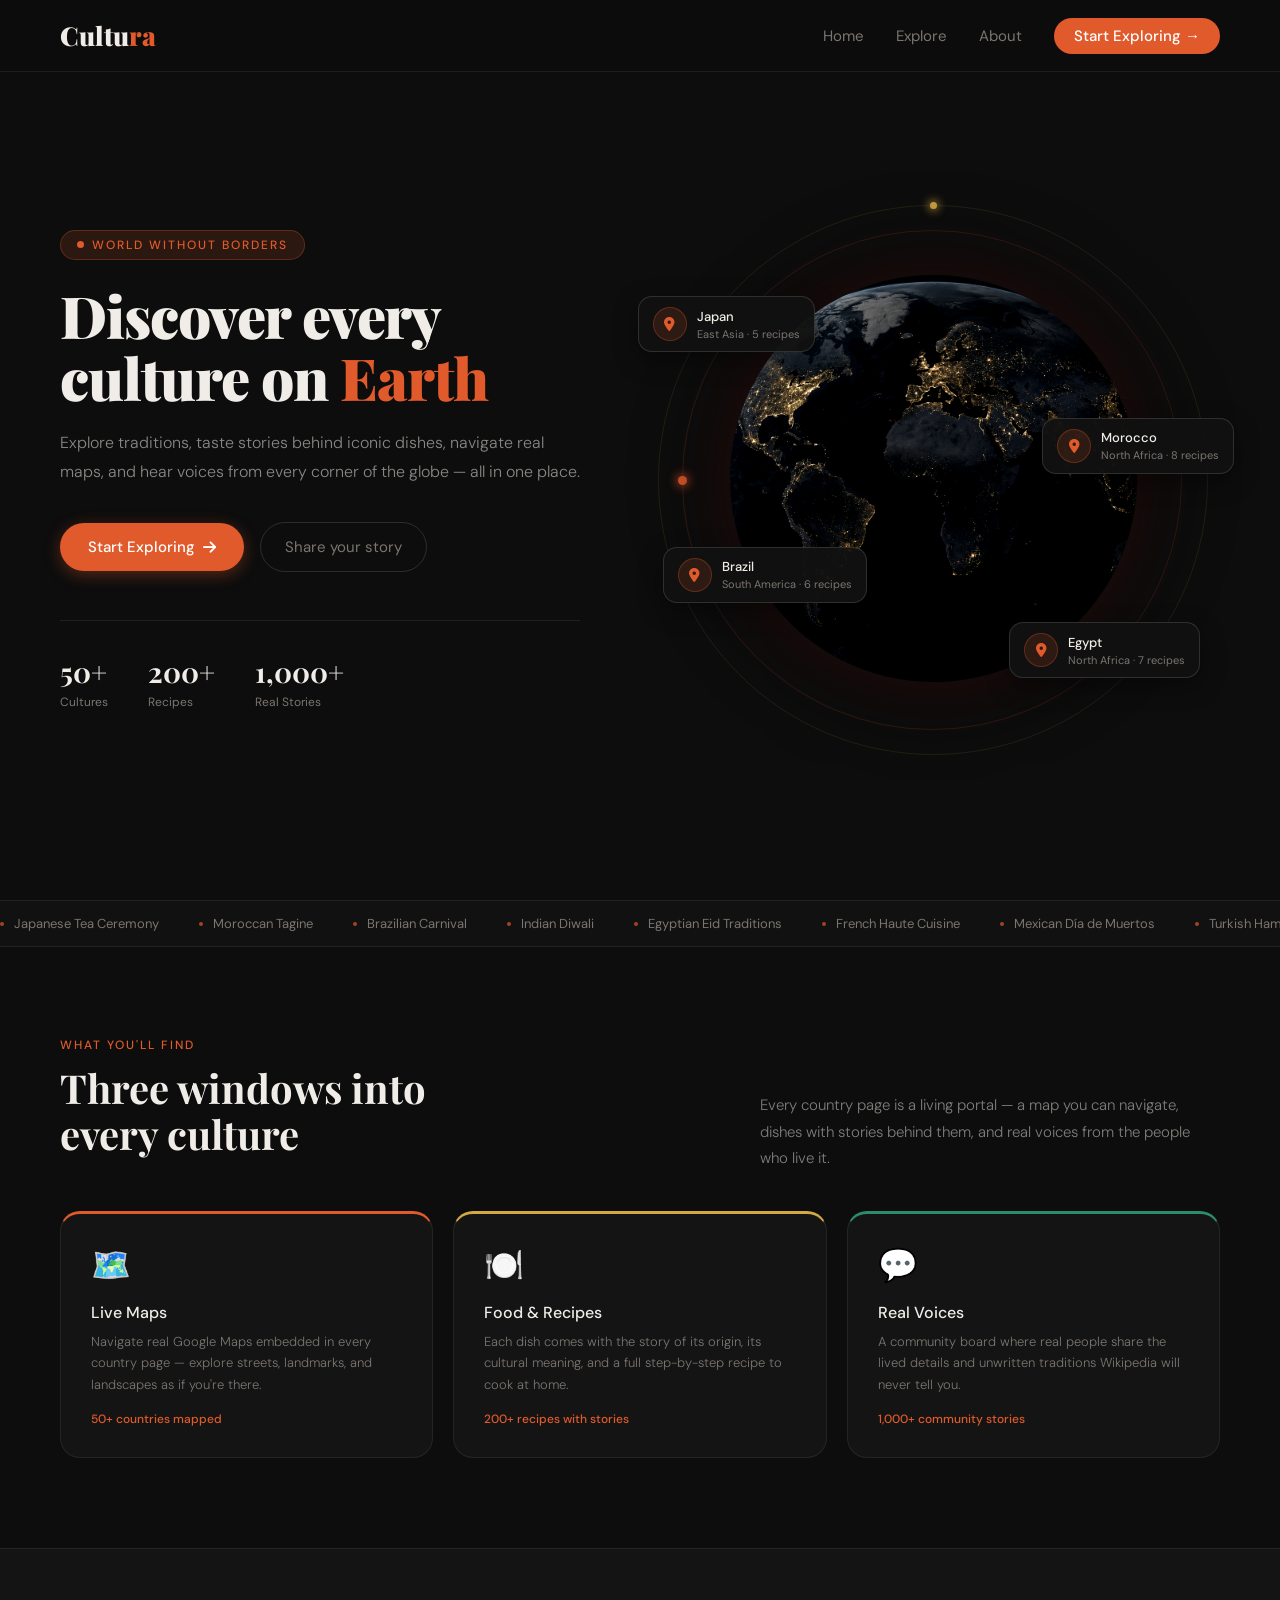
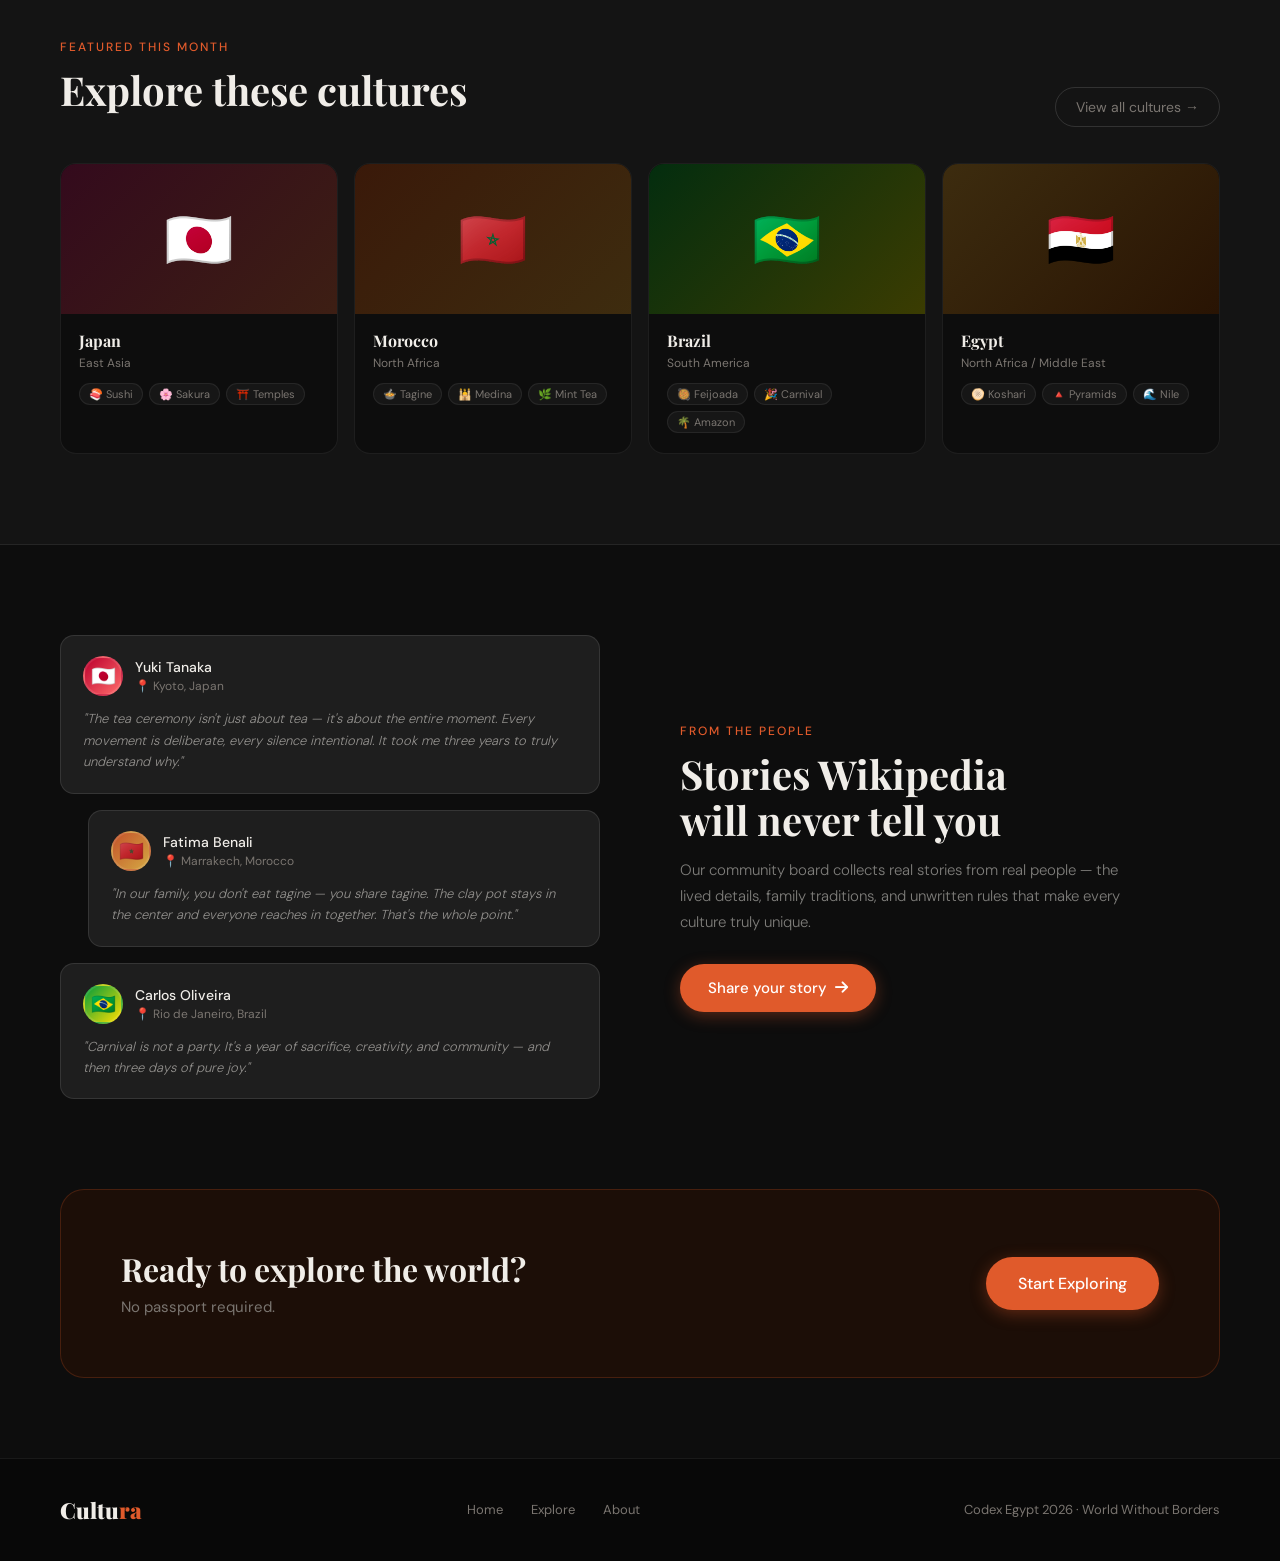
<file: index.html>
<!DOCTYPE html>
<html lang="en">

<head>
  <meta charset="UTF-8" />
  <meta name="viewport" content="width=device-width, initial-scale=1.0" />
  <title>Cultura — Global Culture Explorer</title>
  <link rel="stylesheet" href="assets/fonts/fonts.css" />
  <link rel="stylesheet" href="assets/fontawesome/css/all.min.css" />
  <link rel="stylesheet" href="index.css">
</head>

<body>

  <!-- NAVBAR -->
  <nav>
    <a href="index.html" class="nav-logo">Cultu<span>ra</span></a>
    <ul class="nav-links">
      <li><a href="index.html">Home</a></li>
      <li><a href="explore.html">Explore</a></li>
      <li><a href="about.html">About</a></li>
      <li><a href="explore.html" class="nav-cta">Start Exploring →</a></li>
    </ul>
  </nav>

  <!-- HERO -->
  <section class="hero">

    <!-- LEFT: Text -->
    <div class="hero-text">

      <div class="hero-badge">
        <span class="live-dot"></span>
        World Without Borders
      </div>

      <h1 class="hero-title">
        Discover every<br>
        culture on <span>Earth</span>
      </h1>

      <p class="hero-desc">
        Explore traditions, taste stories behind iconic dishes,
        navigate real maps, and hear voices from every corner
        of the globe — all in one place.
      </p>

      <div class="hero-buttons">
        <a href="explore.html" class="btn-primary">
          Start Exploring
          <i class="fa-solid fa-arrow-right"></i>
        </a>
        <a href="explore.html#cta" class="btn-ghost">
          Share your story
        </a>
      </div>

      <div class="hero-stats">
        <div>
          <span class="stat-num">50+</span>
          <span class="stat-label">Cultures</span>
        </div>
        <div>
          <span class="stat-num">200+</span>
          <span class="stat-label">Recipes</span>
        </div>
        <div>
          <span class="stat-num">1,000+</span>
          <span class="stat-label">Real Stories</span>
        </div>
      </div>

    </div>

    <!-- RIGHT: Globe -->
    <div class="hero-visual">

      <!-- Orbit ring 1 -->
      <div class="orbit orbit-1">
        <div class="orbit-dot"></div>
      </div>

      <!-- Orbit ring 2 -->
      <div class="orbit orbit-2">
        <div class="orbit-dot-gold"></div>
      </div>

      <!-- Earth night lights image -->
      <img class="globe-img" src="earth.png" alt="Earth city lights at night" />

      <!-- GPS Card 1 -->
      <div class="gps-card gc-1">
        <div class="gps-icon-wrap">
          <i class="fa-solid fa-location-dot"></i>
        </div>
        <div>
          <div class="gps-name">Japan</div>
          <div class="gps-sub">East Asia · 5 recipes</div>
        </div>
      </div>

      <!-- GPS Card 2 -->
      <div class="gps-card gc-2">
        <div class="gps-icon-wrap">
          <i class="fa-solid fa-location-dot"></i>
        </div>
        <div>
          <div class="gps-name">Morocco</div>
          <div class="gps-sub">North Africa · 8 recipes</div>
        </div>
      </div>

      <!-- GPS Card 3 -->
      <div class="gps-card gc-3">
        <div class="gps-icon-wrap">
          <i class="fa-solid fa-location-dot"></i>
        </div>
        <div>
          <div class="gps-name">Brazil</div>
          <div class="gps-sub">South America · 6 recipes</div>
        </div>
      </div>

      <!-- GPS Card 4 -->
      <div class="gps-card gc-4">
        <div class="gps-icon-wrap">
          <i class="fa-solid fa-location-dot"></i>
        </div>
        <div>
          <div class="gps-name">Egypt</div>
          <div class="gps-sub">North Africa · 7 recipes</div>
        </div>
      </div>

    </div>
  </section>

  <!-- MARQUEE -->
  <div class="marquee-wrap">
    <div class="marquee-track">
      <span class="marquee-item"><span class="marquee-dot"></span> Japanese Tea Ceremony</span>
      <span class="marquee-item"><span class="marquee-dot"></span> Moroccan Tagine</span>
      <span class="marquee-item"><span class="marquee-dot"></span> Brazilian Carnival</span>
      <span class="marquee-item"><span class="marquee-dot"></span> Indian Diwali</span>
      <span class="marquee-item"><span class="marquee-dot"></span> Egyptian Eid Traditions</span>
      <span class="marquee-item"><span class="marquee-dot"></span> French Haute Cuisine</span>
      <span class="marquee-item"><span class="marquee-dot"></span> Mexican Día de Muertos</span>
      <span class="marquee-item"><span class="marquee-dot"></span> Turkish Hammam</span>
      <span class="marquee-item"><span class="marquee-dot"></span> Nigerian Afrobeat</span>
      <span class="marquee-item"><span class="marquee-dot"></span> Korean Hanbok</span>
      
      <span class="marquee-item"><span class="marquee-dot"></span> Japanese Tea Ceremony</span>
      <span class="marquee-item"><span class="marquee-dot"></span> Moroccan Tagine</span>
      <span class="marquee-item"><span class="marquee-dot"></span> Brazilian Carnival</span>
      <span class="marquee-item"><span class="marquee-dot"></span> Indian Diwali</span>
      <span class="marquee-item"><span class="marquee-dot"></span> Egyptian Eid Traditions</span>
      <span class="marquee-item"><span class="marquee-dot"></span> French Haute Cuisine</span>
      <span class="marquee-item"><span class="marquee-dot"></span> Mexican Día de Muertos</span>
      <span class="marquee-item"><span class="marquee-dot"></span> Turkish Hammam</span>
      <span class="marquee-item"><span class="marquee-dot"></span> Nigerian Afrobeat</span>
      <span class="marquee-item"><span class="marquee-dot"></span> Korean Hanbok</span>
    </div>
  </div>

  <!-- ==============================
       THREE WINDOWS
  ============================== -->
  <section class="section">
    <div class="themes-top">
      <div>
        <div class="section-label">What you'll find</div>
        <h2 class="section-title">Three windows into<br>every culture</h2>
      </div>
      <p class="section-desc">
        Every country page is a living portal — a map you can navigate,
        dishes with stories behind them, and real voices from the people who live it.
      </p>
    </div>
    <div class="themes-row">
      <div class="theme-card tc-terra">
        <span class="theme-icon">🗺️</span>
        <div class="theme-name">Live Maps</div>
        <div class="theme-desc">Navigate real Google Maps embedded in every country page — explore streets, landmarks,
          and landscapes as if you're there.</div>
        <span class="theme-count">50+ countries mapped</span>
      </div>
      <div class="theme-card tc-gold">
        <span class="theme-icon">🍽️</span>
        <div class="theme-name">Food & Recipes</div>
        <div class="theme-desc">Each dish comes with the story of its origin, its cultural meaning, and a full
          step-by-step recipe to cook at home.</div>
        <span class="theme-count">200+ recipes with stories</span>
      </div>
      <div class="theme-card tc-teal">
        <span class="theme-icon">💬</span>
        <div class="theme-name">Real Voices</div>
        <div class="theme-desc">A community board where real people share the lived details and unwritten traditions
          Wikipedia will never tell you.</div>
        <span class="theme-count">1,000+ community stories</span>
      </div>
    </div>
  </section>

  <!-- ==============================
       FEATURED COUNTRIES
  ============================== -->
  <section class="countries-section">
    <div class="countries-top">
      <div>
        <div class="section-label">Featured this month</div>
        <h2 class="section-title">Explore these cultures</h2>
      </div>
      <a href="explore.html" class="btn-outline">View all cultures →</a>
    </div>
    <div class="countries-row">

      <a href="country.html?c=japan" class="country-card">
        <div class="country-img" style="background-color: #0d0d18;">
          <div class="country-overlay" style="background: linear-gradient(135deg, #bc002d, #e85d04);"></div>
          <span class="country-flag">🇯🇵</span>
        </div>
        <div class="country-info">
          <div class="country-name">Japan</div>
          <div class="country-region">East Asia</div>
          <div class="country-tags">
            <span class="tag">🍣 Sushi</span>
            <span class="tag">🌸 Sakura</span>
            <span class="tag">⛩️ Temples</span>
          </div>
        </div>
      </a>

      <a href="country.html?c=morocco" class="country-card">
        <div class="country-img" style="background-color: #130900;">
          <div class="country-overlay" style="background: linear-gradient(135deg, #c4522a, #d4a843);"></div>
          <span class="country-flag">🇲🇦</span>
        </div>
        <div class="country-info">
          <div class="country-name">Morocco</div>
          <div class="country-region">North Africa</div>
          <div class="country-tags">
            <span class="tag">🍲 Tagine</span>
            <span class="tag">🕌 Medina</span>
            <span class="tag">🌿 Mint Tea</span>
          </div>
        </div>
      </a>

      <a href="country.html?c=brazil" class="country-card">
        <div class="country-img" style="background-color: #040e02;">
          <div class="country-overlay" style="background: linear-gradient(135deg, #009c3b, #fedf00);"></div>
          <span class="country-flag">🇧🇷</span>
        </div>
        <div class="country-info">
          <div class="country-name">Brazil</div>
          <div class="country-region">South America</div>
          <div class="country-tags">
            <span class="tag">🥘 Feijoada</span>
            <span class="tag">🎉 Carnival</span>
            <span class="tag">🌴 Amazon</span>
          </div>
        </div>
      </a>

      <a href="country.html?c=egypt" class="country-card">
        <div class="country-img" style="background-color: #120900;">
          <div class="country-overlay" style="background: linear-gradient(135deg, #d4a843, #7a3a0f);"></div>
          <span class="country-flag">🇪🇬</span>
        </div>
        <div class="country-info">
          <div class="country-name">Egypt</div>
          <div class="country-region">North Africa / Middle East</div>
          <div class="country-tags">
            <span class="tag">🫓 Koshari</span>
            <span class="tag">🔺 Pyramids</span>
            <span class="tag">🌊 Nile</span>
          </div>
        </div>
      </a>

    </div>
  </section>

  <!-- ==============================
       COMMUNITY PREVIEW
  ============================== -->
  <section class="community-section">

    <div class="stories-stack">

      <div class="story-card">
        <div class="story-header">
          <div class="story-avatar avatar-jp">🇯🇵</div>
          <div>
            <div class="story-author">Yuki Tanaka</div>
            <div class="story-loc">📍 Kyoto, Japan</div>
          </div>
        </div>
        <p class="story-text">"The tea ceremony isn't just about tea — it's about the entire moment. Every movement is
          deliberate, every silence intentional. It took me three years to truly understand why."</p>
      </div>

      <div class="story-card" id="story-card-shifted">
        <div class="story-header">
          <div class="story-avatar avatar-ma">🇲🇦</div>
          <div>
            <div class="story-author">Fatima Benali</div>
            <div class="story-loc">📍 Marrakech, Morocco</div>
          </div>
        </div>
        <p class="story-text">"In our family, you don't eat tagine — you share tagine. The clay pot stays in the center
          and everyone reaches in together. That's the whole point."</p>
      </div>

      <div class="story-card">
        <div class="story-header">
          <div class="story-avatar avatar-br">🇧🇷</div>
          <div>
            <div class="story-author">Carlos Oliveira</div>
            <div class="story-loc">📍 Rio de Janeiro, Brazil</div>
          </div>
        </div>
        <p class="story-text">"Carnival is not a party. It's a year of sacrifice, creativity, and community — and then
          three days of pure joy."</p>
      </div>

    </div>

    <div class="community-text">
      <div class="section-label">From the people</div>
      <h2 class="section-title">Stories Wikipedia<br>will never tell you</h2>
      <p class="section-desc" style="margin-bottom: 28px;">
        Our community board collects real stories from real people — the lived details,
        family traditions, and unwritten rules that make every culture truly unique.
      </p>
      <a href="explore.html" class="btn-primary">
        Share your story
        <i class="fa-solid fa-arrow-right"></i>
      </a>
    </div>

  </section>

  <!-- ==============================
       HOW IT WORKS
  ============================== -->
  <!-- <section class="how-section">
    <div class="how-header">
      <div class="section-label">How it works</div>
      <h2 class="section-title">Your journey in four steps</h2>
    </div>
    <div class="how-row">
      <div class="how-step">
        <div class="step-num">01</div>
        <span class="step-icon">🌍</span>
        <div class="step-title">Choose a country</div>
        <div class="step-desc">Browse the explore page and pick any culture that calls to you.</div>
      </div>
      <div class="how-step">
        <div class="step-num">02</div>
        <span class="step-icon">🗺️</span>
        <div class="step-title">Navigate the map</div>
        <div class="step-desc">A live Google Map lets you roam streets and cities like you're really there.</div>
      </div>
      <div class="how-step">
        <div class="step-num">03</div>
        <span class="step-icon">🍽️</span>
        <div class="step-title">Read the stories</div>
        <div class="step-desc">Discover the history behind iconic dishes and learn the recipes.</div>
      </div>
      <div class="how-step">
        <div class="step-num">04</div>
        <span class="step-icon">💬</span>
        <div class="step-title">Add your voice</div>
        <div class="step-desc">Submit your own story and help build a living encyclopedia of cultures.</div>
      </div>
    </div>
  </section> -->

  <!-- ==============================
       CTA BANNER
  ============================== -->
  <div class="cta-banner">
    <div>
      <h2>Ready to explore the world?</h2>
      <p>No passport required.</p>
    </div>
    <a href="explore.html" class="btn-primary" style="font-size: 16px; padding: 16px 32px;">
      Start Exploring
    </a>
  </div>

  <!-- ==============================
       FOOTER
  ============================== -->
  <footer>
    <a href="index.html" class="footer-logo">Cultu<span>ra</span></a>
    <ul class="footer-links">
      <li><a href="index.html">Home</a></li>
      <li><a href="explore.html">Explore</a></li>
      <li><a href="about.html">About</a></li>
    </ul>
    <span>Codex Egypt 2026 · World Without Borders</span>
  </footer>

</body>

</html>
</file>
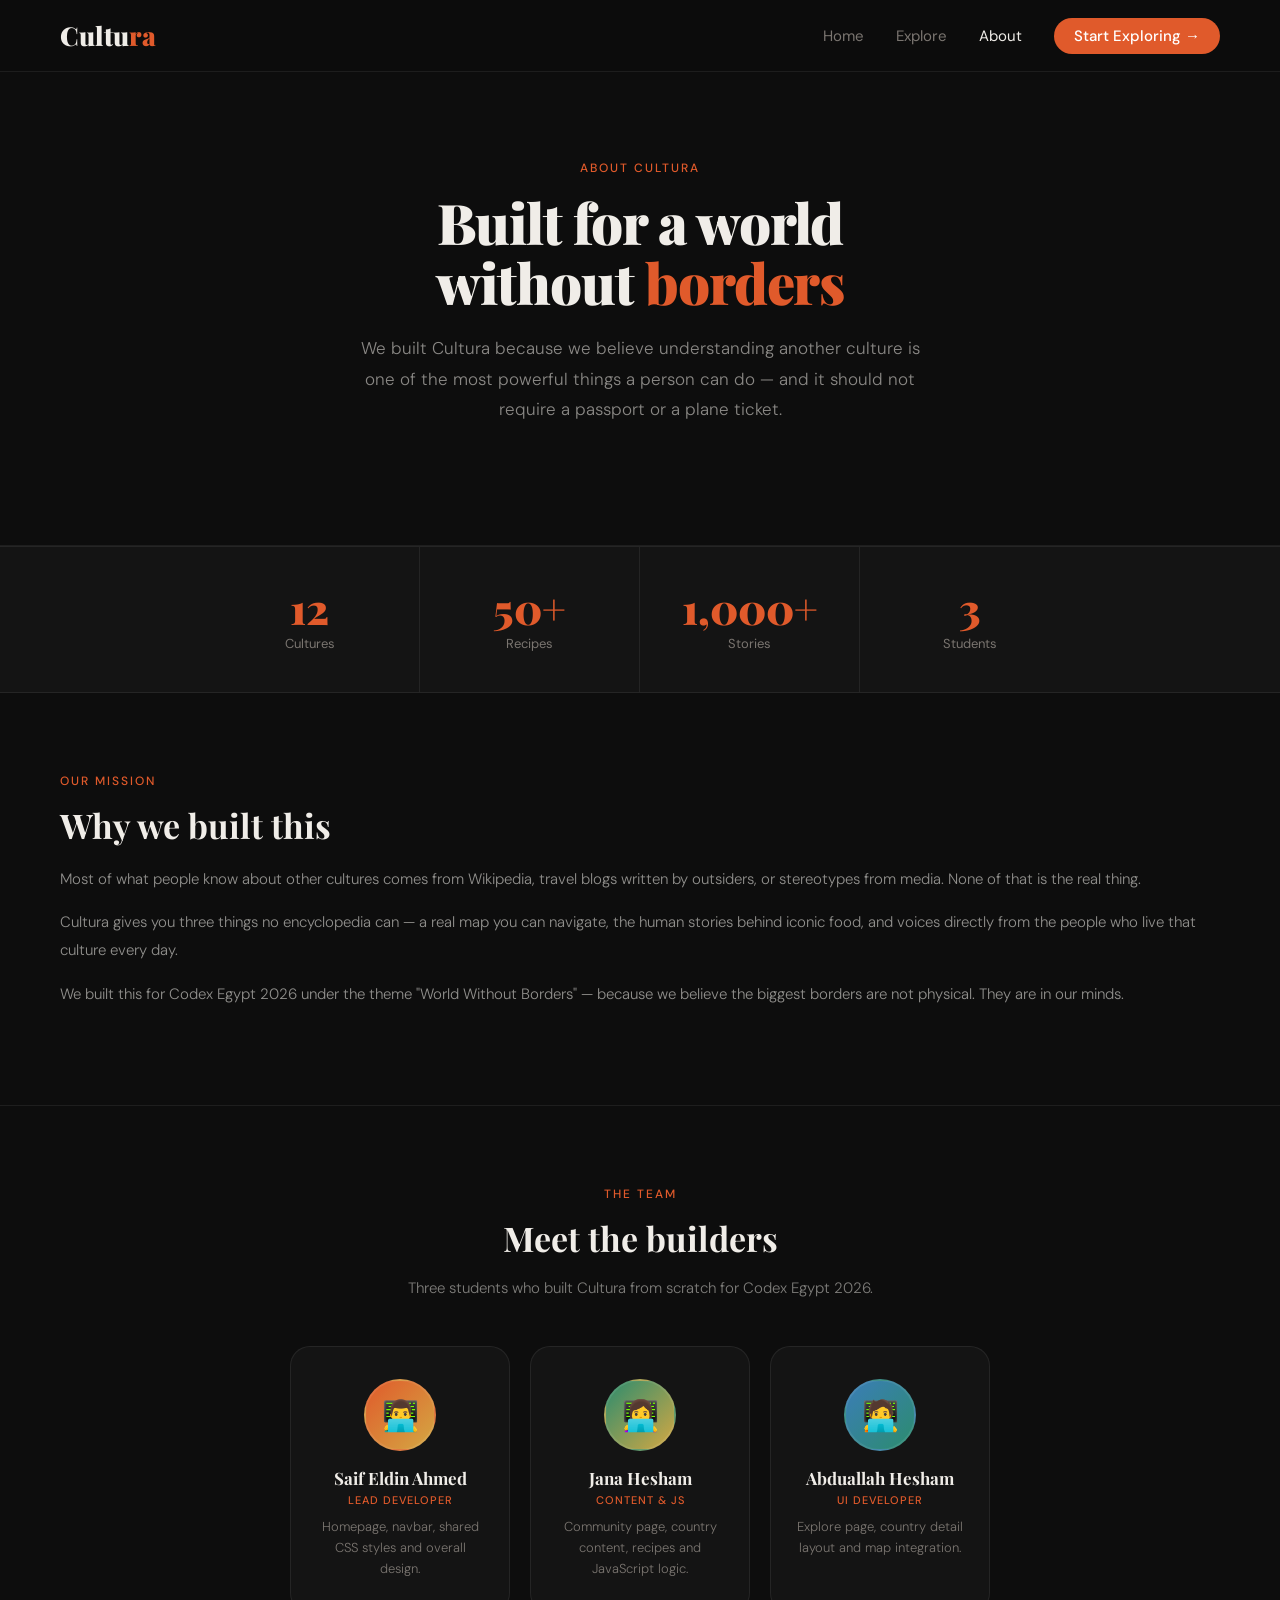
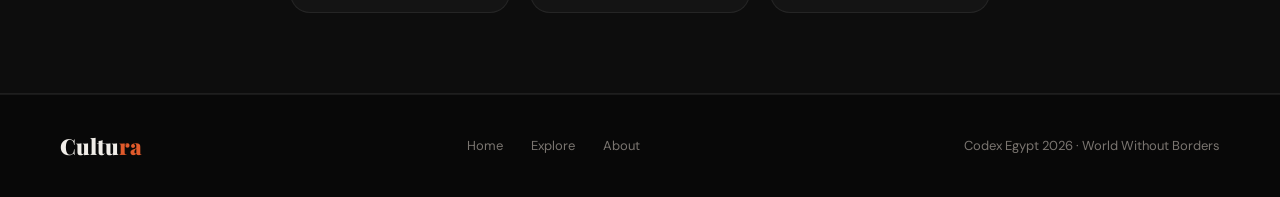
<file: about.html>
<!DOCTYPE html>
<html lang="en">
<head>
  <meta charset="UTF-8" />
  <meta name="viewport" content="width=device-width, initial-scale=1.0" />
  <title>About — Cultura</title>

  <link rel="stylesheet" href="assets/fonts/fonts.css" />
  <link rel="stylesheet" href="assets/fontawesome/css/all.min.css" />
  <link rel="stylesheet" href="about.css">
</head>
<body>

  <!-- NAVBAR -->
  <nav>
    <a href="index.html" class="nav-logo">Cultu<span>ra</span></a>
    <ul class="nav-links">
      <li><a href="index.html">Home</a></li>
      <li><a href="explore.html">Explore</a></li>
      <li><a href="about.html" class="active">About</a></li>
      <li><a href="explore.html" class="nav-cta">Start Exploring →</a></li>
    </ul>
  </nav>

  <!-- HERO -->
  <section class="hero">
    <div class="section-label">About Cultura</div>
    <h1 class="hero-title">Built for a world<br>without <em>borders</em></h1>
    <p class="hero-desc">
      We built Cultura because we believe understanding another culture
      is one of the most powerful things a person can do — and it should not
      require a passport or a plane ticket.
    </p>
  </section>

  <!-- STATS -->
  <div class="stats-row">
    <div class="stat-item">
      <span class="stat-num">12</span>
      <span class="stat-label">Cultures</span>
    </div>
    <div class="stat-item">
      <span class="stat-num">50+</span>
      <span class="stat-label">Recipes</span>
    </div>
    <div class="stat-item">
      <span class="stat-num">1,000+</span>
      <span class="stat-label">Stories</span>
    </div>
    <div class="stat-item">
      <span class="stat-num">3</span>
      <span class="stat-label">Students</span>
    </div>
  </div>

  <!-- ABOUT -->
  <section class="about-section">
    <div class="section-label">Our mission</div>
    <h2 class="section-title">Why we built this</h2>
    <p class="body-text">
      Most of what people know about other cultures comes from Wikipedia,
      travel blogs written by outsiders, or stereotypes from media.
      None of that is the real thing.
    </p>
    <p class="body-text">
      Cultura gives you three things no encyclopedia can — a real map
      you can navigate, the human stories behind iconic food, and voices
      directly from the people who live that culture every day.
    </p>
    <p class="body-text">
      We built this for Codex Egypt 2026 under the theme
      "World Without Borders" — because we believe the biggest borders
      are not physical. They are in our minds.
    </p>
  </section>

  <!-- TEAM -->
  <section class="team-section">
    <div class="team-section-header">
      <div class="section-label">The team</div>
      <h2 class="section-title">Meet the builders</h2>
      <p>Three students who built Cultura from scratch for Codex Egypt 2026.</p>
    </div>

    <div class="team-row">

      <div class="team-card">
        <div class="team-avatar" style="background: linear-gradient(135deg, #E05A2B, #d4a843);">👨‍💻</div>
        <div class="team-name">Saif Eldin Ahmed </div>
        <div class="team-role">Lead Developer</div>
        <div class="team-desc">Homepage, navbar, shared CSS styles and overall design.</div>
      </div>

      <div class="team-card">
        <div class="team-avatar" style="background: linear-gradient(135deg, #2C8C6E, #D4A843);">👩‍💻</div>
        <div class="team-name">Jana Hesham</div>
        <div class="team-role">Content & JS</div>
        <div class="team-desc">Community page, country content, recipes and JavaScript logic.</div>
      </div>

      <div class="team-card">
        <div class="team-avatar" style="background: linear-gradient(135deg, #3B7DB8, #2C8C6E);">🧑‍💻</div>
        <div class="team-name">Abduallah Hesham</div>
        <div class="team-role">UI Developer</div>
        <div class="team-desc">Explore page, country detail layout and map integration.</div>
      </div>

    </div>
  </section>
  <!-- FOOTER -->
  <footer>
    <a href="index.html" class="footer-logo">Cultu<span>ra</span></a>
    <ul class="footer-links">
      <li><a href="index.html">Home</a></li>
      <li><a href="explore.html">Explore</a></li>
      <li><a href="about.html">About</a></li>
    </ul>
    <span>Codex Egypt 2026 · World Without Borders</span>
  </footer>

</body>
</html>
</file>
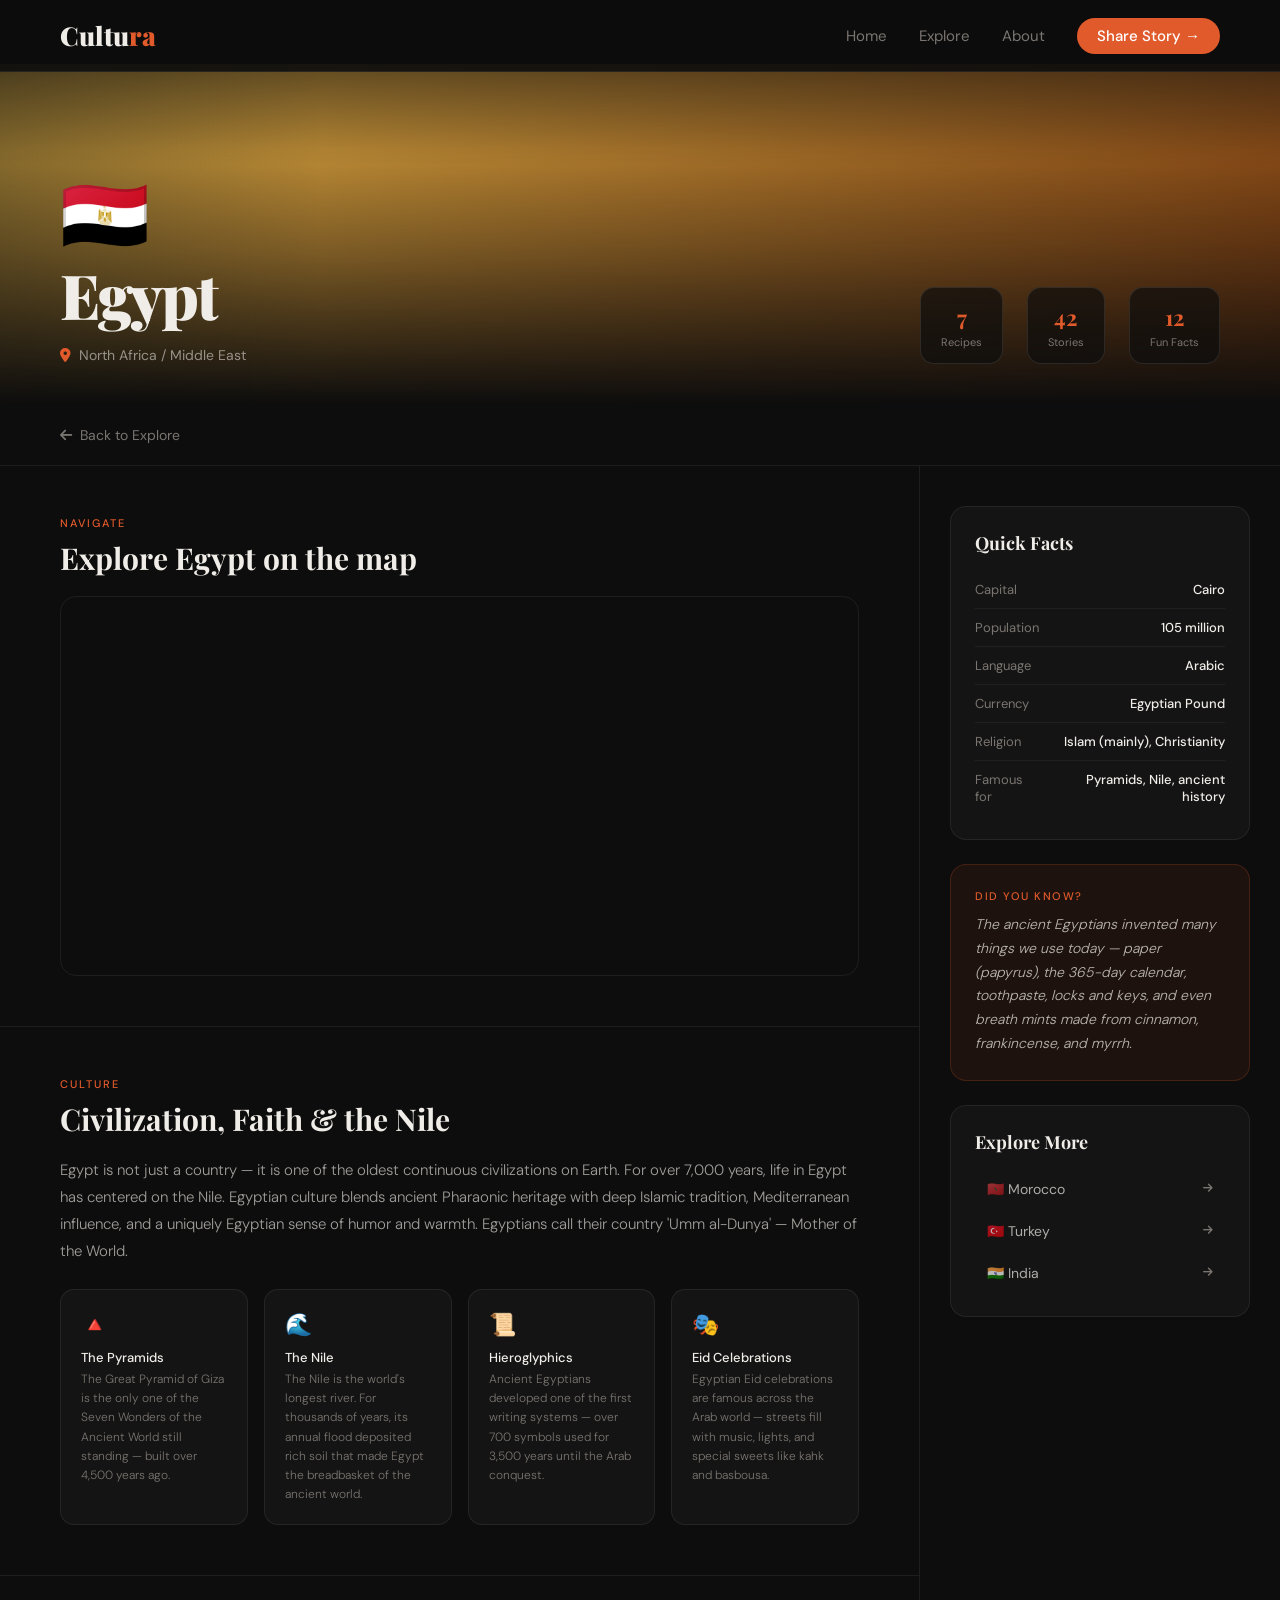
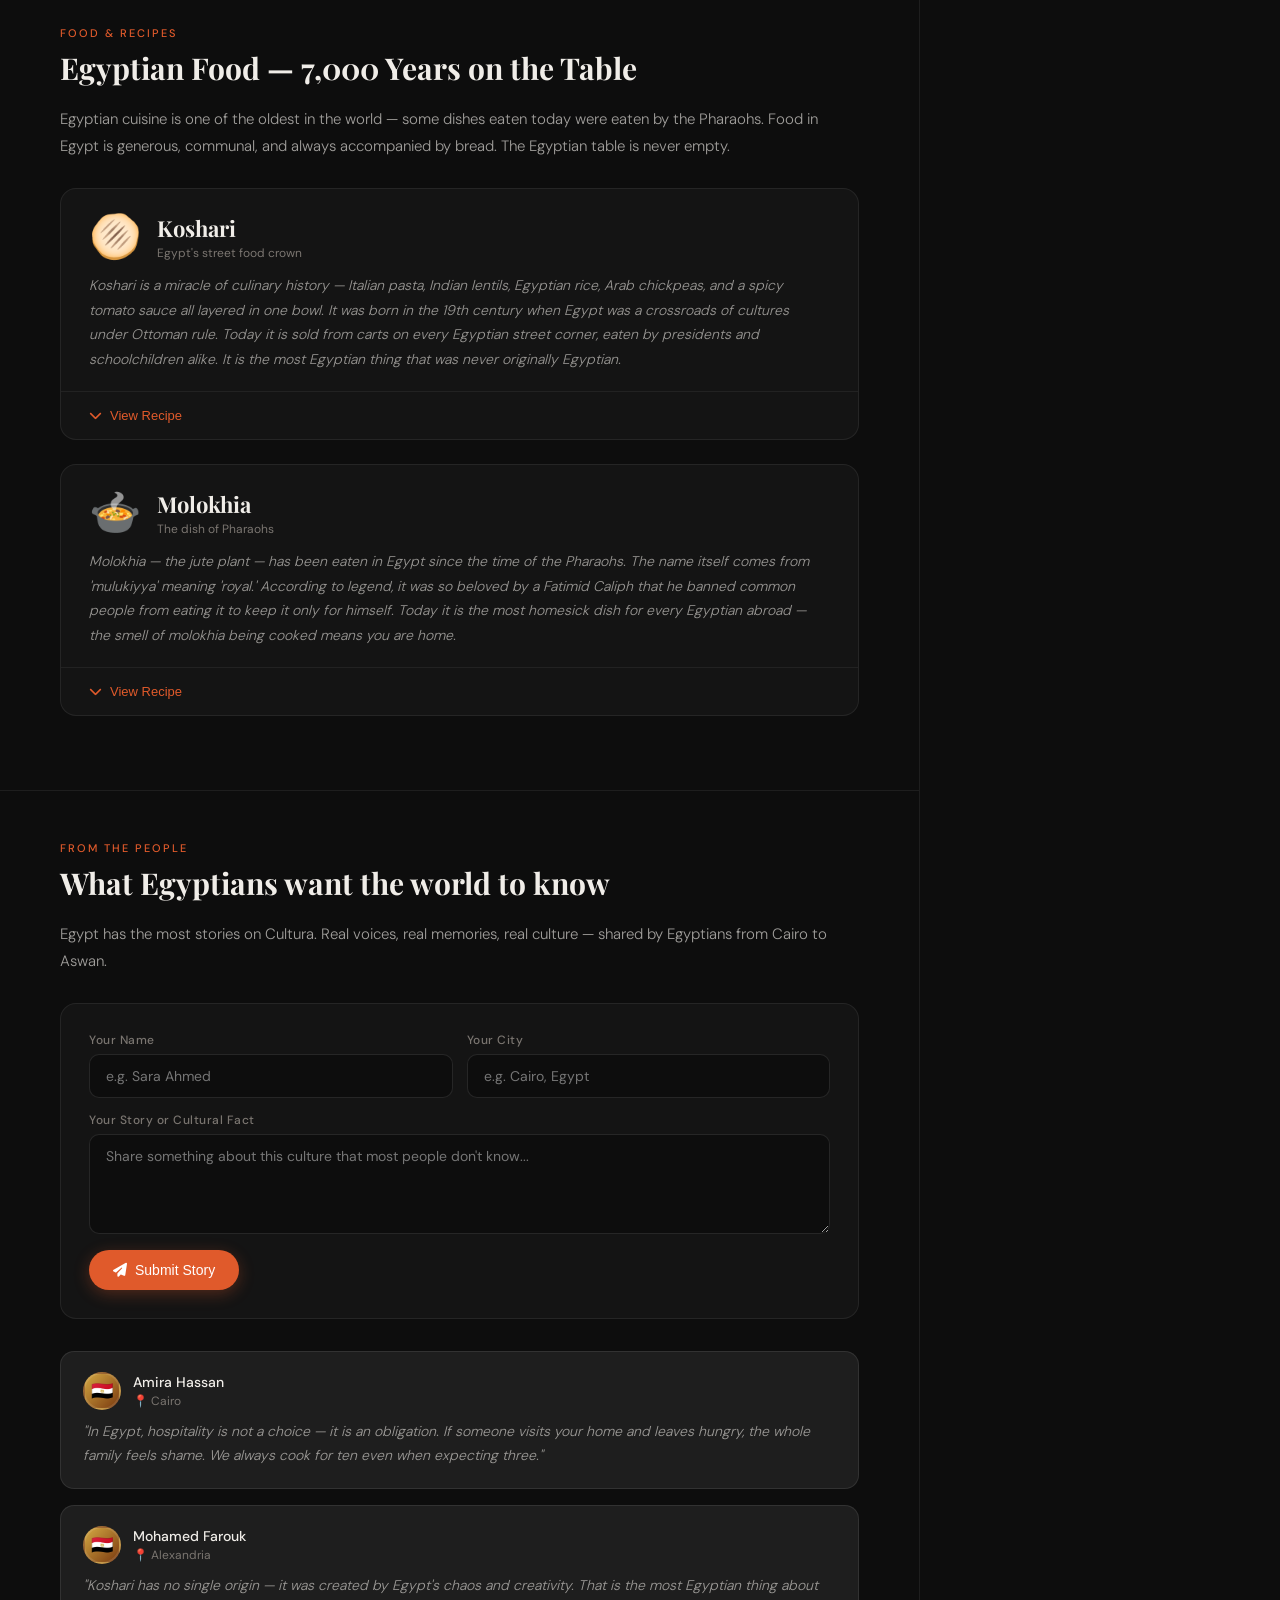
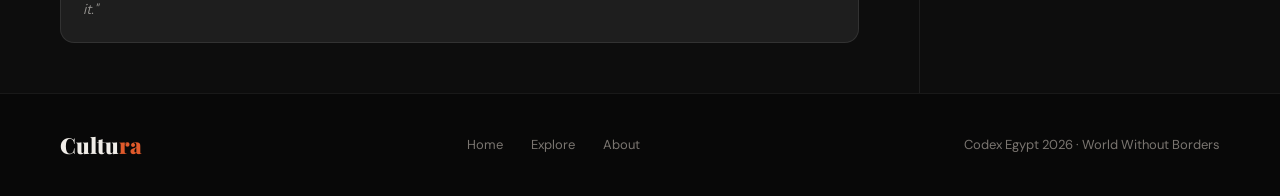
<file: country.html>
<!DOCTYPE html>
<html lang="en">

<head>
  <meta charset="UTF-8" />
  <meta name="viewport" content="width=device-width, initial-scale=1.0" />
  <title>Country — Cultura</title>
  <link rel="stylesheet" href="assets/fonts/fonts.css" />
  <link rel="stylesheet" href="assets/fontawesome/css/all.min.css" />
  <link rel="stylesheet" href="country.css">
</head>

<body>

  <!-- NAVBAR -->
  <nav>
    <a href="index.html" class="nav-logo">Cultu<span>ra</span></a>
    <ul class="nav-links">
      <li><a href="index.html">Home</a></li>
      <li><a href="explore.html">Explore</a></li>
      <li><a href="about.html">About</a></li>
      <li><a href="#community" class="nav-cta">Share Story →</a></li>
    </ul>
  </nav>

  <!-- HERO BANNER -->
  <div class="country-hero" id="countryHero">
    <div class="hero-bg" id="heroBg">
      <div class="hero-video-wrap" id="heroVideoWrap">
        <iframe id="heroVideoFrame"
          class="hero-video-frame"
          src=""
          title="Country background video"
          frameborder="0"
          allow="autoplay; encrypted-media"
          allowfullscreen>
        </iframe>
      </div>
    </div>
    <div class="hero-overlay"></div>
    <div class="hero-content">
      <div>
        <span class="hero-flag" id="heroFlag"></span>
        <div class="hero-country-name" id="heroName"></div>
        <div class="hero-region">
          <i class="fa-solid fa-location-dot"></i>
          <span id="heroRegion"></span>
        </div>
      </div>
      <div class="hero-stats">
        <div class="hero-stat">
          <span class="hero-stat-num" id="heroRecipes"></span>
          <span class="hero-stat-label">Recipes</span>
        </div>
        <div class="hero-stat">
          <span class="hero-stat-num" id="heroStories"></span>
          <span class="hero-stat-label">Stories</span>
        </div>
        <div class="hero-stat">
          <span class="hero-stat-num" id="heroFacts"></span>
          <span class="hero-stat-label">Fun Facts</span>
        </div>
      </div>
    </div>
  </div>

  <!-- BACK BUTTON -->
  <div class="back-bar">
    <a href="explore.html" class="back-btn">
      <i class="fa-solid fa-arrow-left"></i>
      Back to Explore
    </a>
  </div>

  <!-- PAGE BODY: main col + sidebar -->
  <div class="page-body">

    <!-- ── MAIN COLUMN ── -->
    <div class="main-col">

      <!-- MAP -->
      <div class="map-section">
        <div class="section-label">Navigate</div>
        <div class="section-title" id="mapTitle"></div>
        <div class="map-frame">
          <iframe id="mapFrame" allowfullscreen="" loading="lazy"></iframe>
        </div>
      </div>

      <!-- CULTURE -->
      <div class="content-section">
        <div class="section-label">Culture</div>
        <div class="section-title" id="cultureTitle"></div>
        <p class="body-text" id="cultureText"></p>
        <div class="facts-row" id="factsRow"></div>
      </div>

      <!-- FOOD & RECIPES -->
      <div class="content-section">
        <div class="section-label">Food & Recipes</div>
        <div class="section-title" id="foodTitle"></div>
        <p class="body-text" id="foodIntro"></p>
        <div id="dishesContainer" style="margin-top: 28px;"></div>
      </div>

      <!-- COMMUNITY -->
      <div class="community-section" id="community">
        <div class="section-label">From the people</div>
        <div class="section-title" id="communityTitle"></div>
        <p class="body-text" style="margin-bottom: 28px;" id="communityDesc"></p>

        <!-- Submit form -->
        <div class="community-form">
          <div class="form-row">
            <div class="form-group">
              <label>Your Name</label>
              <input type="text" id="inputName" placeholder="e.g. Sara Ahmed" />
            </div>
            <div class="form-group">
              <label>Your City</label>
              <input type="text" id="inputCity" placeholder="e.g. Cairo, Egypt" />
            </div>
          </div>
          <div class="form-group" style="margin-bottom: 16px;">
            <label>Your Story or Cultural Fact</label>
            <textarea id="inputStory"
              placeholder="Share something about this culture that most people don't know..."></textarea>
          </div>
          <button class="btn-primary" onclick="submitStory()">
            <i class="fa-solid fa-paper-plane"></i>
            Submit Story
          </button>
        </div>

        <!-- Stories list -->
        <div class="stories-list" id="storiesList"></div>
      </div>

    </div>

    <!-- ── SIDEBAR ── -->
    <div class="side-col">

      <!-- Quick Facts -->
      <div class="quick-facts">
        <div class="side-title">Quick Facts</div>
        <div id="quickFactsList"></div>
      </div>

      <!-- Did You Know -->
      <div class="did-you-know">
        <div class="dyk-label">Did you know?</div>
        <p class="dyk-text" id="didYouKnow"></p>
      </div>

      <!-- Explore More -->
      <div class="explore-more">
        <div class="side-title">Explore More</div>
        <ul class="explore-more-list" id="exploreMoreList"></ul>
      </div>

    </div>
  </div>

  <!-- FOOTER -->
  <footer>
    <a href="index.html" class="footer-logo">Cultu<span>ra</span></a>
    <ul class="footer-links">
      <li><a href="index.html">Home</a></li>
      <li><a href="explore.html">Explore</a></li>
      <li><a href="about.html">About</a></li>
    </ul>
    <span>Codex Egypt 2026 · World Without Borders</span>
  </footer>

  <script src="script.js"></script>

</body>

</html>
</file>
<file: assets/fonts/fonts.css>
@font-face {
    font-family: "Playfair Display";
    src: url("./playfair-display_5.2.7_latin-wght-normal.woff2") format("woff2");
    font-weight: 700 900;
    font-style: normal;
    font-display: swap;
}

@font-face {
    font-family: "DM Sans";
    src: url("./dm-sans_5.2.7_latin-wght-normal.woff2") format("woff2");
    font-weight: 300 500;
    font-style: normal;
    font-display: swap;
}
</file>
<file: index.css>
/* RESET & BASE */
* {
    margin: 0;
    padding: 0;
    box-sizing: border-box;
}

body {
    font-family: 'DM Sans', sans-serif;
    background-color: #0D0D0D;
    color: #F0EDE8;
}

a {
    text-decoration: none;
}

/* NAVBAR */
nav {
    position: fixed;
    top: 0;
    left: 0;
    right: 0;
    z-index: 100;
    display: flex;
    align-items: center;
    justify-content: space-between;
    padding: 18px 60px;
    background-color: rgba(13, 13, 13, 0.85);
    border-bottom: 1px solid rgba(255, 255, 255, 0.07);
}

.nav-logo {
    font-family: 'Playfair Display', serif;
    font-size: 26px;
    font-weight: 900;
    color: #F0EDE8;
}

.nav-logo span {
    color: #E05A2B;
}

.nav-links {
    display: flex;
    align-items: center;
    gap: 32px;
    list-style: none;
}

.nav-links a {
    font-size: 15px;
    color: #7A7570;
    transition: color 0.2s;
}

.nav-links a:hover {
    color: #F0EDE8;
}

.nav-cta {
    background-color: #E05A2B;
    color: #fff !important;
    padding: 8px 20px;
    border-radius: 100px;
    font-weight: 500;
}

.nav-cta:hover {
    opacity: 0.85;
}

/* HERO SECTION */
.hero {
    display: grid;
    grid-template-columns: 1fr 1fr;
    align-items: center;
    padding: 120px 60px 80px 60px;
    min-height: 100vh;
    gap: 40px;
}

/* --- LEFT: Text --- */
.hero-text {
    max-width: 520px;
}

.hero-badge {
    display: inline-flex;
    align-items: center;
    gap: 8px;
    background-color: rgba(224, 90, 43, 0.14);
    border: 1px solid rgba(224, 90, 43, 0.3);
    color: #E05A2B;
    font-size: 12px;
    font-weight: 500;
    letter-spacing: 2px;
    text-transform: uppercase;
    padding: 6px 16px;
    border-radius: 100px;
    margin-bottom: 24px;
}

.live-dot {
    width: 7px;
    height: 7px;
    background-color: #E05A2B;
    border-radius: 50%;
    animation: pulse 2s infinite;
}

.hero-title {
    font-family: 'Playfair Display', serif;
    font-size: 58px;
    font-weight: 900;
    line-height: 1.08;
    letter-spacing: -1px;
    margin-bottom: 20px;
}

.hero-title span {
    font-style: normal;
    color: #E05A2B;
}

.hero-desc {
    font-size: 16px;
    line-height: 1.8;
    color: rgba(240, 237, 232, 0.55);
    font-weight: 300;
    margin-bottom: 36px;
}

/* Buttons */
.hero-buttons {
    display: flex;
    align-items: center;
    gap: 16px;
    margin-bottom: 48px;
}

.btn-primary {
    display: inline-flex;
    align-items: center;
    gap: 8px;
    background-color: #E05A2B;
    color: #fff;
    padding: 14px 28px;
    border-radius: 100px;
    font-size: 15px;
    font-weight: 500;
    box-shadow: 0 4px 16px 0 rgba(224, 90, 43, 0.35);
    transition: opacity 0.2s;
}

.btn-primary:hover {
    opacity: 0.88;
}

.btn-ghost {
    display: inline-flex;
    align-items: center;
    gap: 8px;
    color: #7A7570;
    font-size: 15px;
    border: 1px solid rgba(255, 255, 255, 0.13);
    padding: 14px 24px;
    border-radius: 100px;
    transition: color 0.2s, border-color 0.2s;
}

.btn-ghost:hover {
    color: #F0EDE8;
    border-color: rgba(255, 255, 255, 0.28);
}

/* Stats */
.hero-stats {
    display: flex;
    gap: 40px;
    padding-top: 32px;
    border-top: 1px solid rgba(255, 255, 255, 0.08);
}

.stat-num {
    font-family: 'Playfair Display', serif;
    font-size: 28px;
    font-weight: 700;
    display: block;
}

.stat-label {
    font-size: 12px;
    color: #7A7570;
    margin-top: 4px;
    display: block;
}

/* --- RIGHT: Globe --- */
.hero-visual {
    position: relative;
    width: 420px;
    height: 420px;
    flex-shrink: 0;
    justify-self: center;
    margin-top: 30px;
}

/* Orbit rings */
.orbit {
    position: absolute;
    border-radius: 50%;
    border: 1px solid rgba(224, 90, 43, 0.18);
    animation: spin 28s linear infinite;
}

.orbit-1 {
    top: -45px;
    left: -48px;
    width: 500px;
    height: 500px;
}

.orbit-2 {
    top: -70px;
    left: -72px;
    width: 550px;
    height: 550px;
    border-color: rgba(212, 168, 67, 0.12);
    animation-duration: 42s;
    animation-direction: reverse;
}

/* Orbit traveling dots */
.orbit-dot {
    position: absolute;
    top: 50%;
    left: -5px;
    width: 9px;
    height: 9px;
    background-color: #E05A2B;
    border-radius: 50%;
    margin-top: -4px;
    box-shadow: 0 0 10px 2px rgba(224, 90, 43, 0.7);
}

.orbit-dot-gold {
    position: absolute;
    top: -4px;
    left: 50%;
    width: 7px;
    height: 7px;
    background-color: #D4A843;
    border-radius: 50%;
    margin-left: -3px;
    box-shadow: 0 0 8px 2px rgba(212, 168, 67, 0.7);
}

/* Earth image */
.globe-img {
    width: 97%;
    height: 97%;
    border-radius: 50%;
    object-fit: cover;
    /* border: 2px solid rgba(255, 255, 255, 0.07); */
    box-shadow: 0 0 80px 5px rgba(224, 90, 43, 0.12),
        0 0 140px 10px rgba(0, 0, 0, 0.6);
    animation: slowRotate 80s linear infinite;
    filter: brightness(1.0) saturate(1.2) contrast(1.1);
}

/* GPS floating cards */
.gps-card {
    position: absolute;
    display: flex;
    align-items: center;
    gap: 10px;
    background-color: rgba(18, 18, 18, 0.94);
    border: 1px solid rgba(255, 255, 255, 0.13);
    border-radius: 14px;
    padding: 10px 14px;
    min-width: 155px;
    box-shadow: 0 8px 24px 0 rgba(0, 0, 0, 0.4);
    animation: floatCard 4s ease-in-out infinite;
}

.gps-icon-wrap {
    width: 34px;
    height: 34px;
    background-color: rgba(224, 90, 43, 0.14);
    border: 1px solid rgba(224, 90, 43, 0.3);
    border-radius: 50%;
    display: flex;
    align-items: center;
    justify-content: center;
    flex-shrink: 0;
    color: #E05A2B;
    font-size: 14px;
}

.gps-name {
    font-size: 13px;
    font-weight: 500;
    color: #F0EDE8;
}

.gps-sub {
    font-size: 11px;
    color: #7A7570;
    margin-top: 2px;
}

/* Card positions */
.gc-1 {
    top: 5%;
    left: -22%;
    animation-delay: 0s;
}

.gc-2 {
    top: 34%;
    right: -20%;
    animation-delay: 1.3s;
}

.gc-3 {
    bottom: 22%;
    left: -16%;
    animation-delay: 2.2s;
}

.gc-4 {
    bottom: 4%;
    right: -12%;
    animation-delay: 0.8s;
}

/* ==============================
         MARQUEE
      ============================== */
.marquee-wrap {
    overflow: hidden;
    border-top: 1px solid rgba(255, 255, 255, 0.07);
    border-bottom: 1px solid rgba(255, 255, 255, 0.07);
    background-color: rgba(255, 255, 255, 0.015);
    padding: 14px 0;
}

.marquee-track {
    display: flex;
    gap: 40px;
    animation: marquee 32s linear infinite;
    width: max-content;
}

.marquee-item {
    display: flex;
    align-items: center;
    gap: 10px;
    font-size: 13px;
    color: #7A7570;
    white-space: nowrap;
}

.marquee-dot {
    width: 4px;
    height: 4px;
    background-color: #E05A2B;
    border-radius: 50%;
    opacity: 0.7;
}

/* ==============================
         SECTION — THREE WINDOWS
      ============================== */
.section {
    padding: 90px 60px;
}

.section-label {
    font-size: 12px;
    font-weight: 500;
    letter-spacing: 2px;
    text-transform: uppercase;
    color: #E05A2B;
    margin-bottom: 12px;
}

.section-title {
    font-family: 'Playfair Display', serif;
    font-size: 40px;
    font-weight: 700;
    line-height: 1.15;
    margin-bottom: 14px;
}

.section-desc {
    font-size: 15px;
    color: rgba(240, 237, 232, 0.5);
    line-height: 1.75;
    font-weight: 300;
    max-width: 460px;
}

.themes-top {
    display: flex;
    justify-content: space-between;
    align-items: flex-end;
    margin-bottom: 40px;
    gap: 40px;
}

.themes-row {
    display: flex;
    gap: 20px;
}

.theme-card {
    flex: 1;
    background-color: #141414;
    border-radius: 20px;
    padding: 30px;
    border: 1px solid rgba(255, 255, 255, 0.07);
    transition: transform 0.3s, border-color 0.3s;
    cursor: pointer;
    border-top: 3px solid transparent;
}

.theme-card:hover {
    transform: translateY(-4px);
    border-color: rgba(255, 255, 255, 0.13);
}

.tc-terra {
    border-top-color: #E05A2B;
}

.tc-gold {
    border-top-color: #D4A843;
}

.tc-teal {
    border-top-color: #2C8C6E;
}

.theme-icon {
    font-size: 32px;
    margin-bottom: 16px;
    display: block;
}

.theme-name {
    font-weight: 500;
    font-size: 16px;
    margin-bottom: 8px;
}

.theme-desc {
    font-size: 13px;
    color: #7A7570;
    line-height: 1.65;
    font-weight: 300;
}

.theme-count {
    font-size: 12px;
    color: #E05A2B;
    font-weight: 500;
    margin-top: 16px;
    display: block;
}

/* ==============================
         FEATURED COUNTRIES
      ============================== */
.countries-section {
    padding: 90px 60px;
    background-color: #141414;
    border-top: 1px solid rgba(255, 255, 255, 0.07);
    border-bottom: 1px solid rgba(255, 255, 255, 0.07);
}

.countries-top {
    display: flex;
    justify-content: space-between;
    align-items: flex-end;
    margin-bottom: 36px;
}

.countries-row {
    display: flex;
    gap: 16px;
}

.country-card {
    flex: 1;
    background-color: #0D0D0D;
    border-radius: 16px;
    overflow: hidden;
    border: 1px solid rgba(255, 255, 255, 0.07);
    color: #F0EDE8;
    display: block;
    transition: transform 0.3s, border-color 0.3s;
}

.country-card:hover {
    transform: translateY(-4px);
    border-color: rgba(224, 90, 43, 0.4);
}

.country-img {
    height: 150px;
    display: flex;
    align-items: center;
    justify-content: center;
    font-size: 56px;
    position: relative;
    overflow: hidden;
}

.country-overlay {
    position: absolute;
    inset: 0;
    opacity: 0.22;
}

.country-flag {
    position: relative;
    z-index: 1;
}

.country-info {
    padding: 16px 18px 20px;
}

.country-name {
    font-family: 'Playfair Display', serif;
    font-size: 16px;
    font-weight: 700;
    margin-bottom: 4px;
}

.country-region {
    font-size: 12px;
    color: #7A7570;
    margin-bottom: 12px;
}

.country-tags {
    display: flex;
    flex-wrap: wrap;
    gap: 6px;
}

.tag {
    font-size: 11px;
    padding: 3px 9px;
    border-radius: 100px;
    background-color: rgba(255, 255, 255, 0.04);
    color: #7A7570;
    border: 1px solid rgba(255, 255, 255, 0.07);
}

.btn-outline {
    display: inline-flex;
    align-items: center;
    gap: 6px;
    color: #7A7570;
    border: 1px solid rgba(255, 255, 255, 0.13);
    padding: 10px 20px;
    border-radius: 100px;
    font-size: 14px;
    transition: color 0.2s, border-color 0.2s;
}

.btn-outline:hover {
    color: #F0EDE8;
    border-color: rgba(255, 255, 255, 0.28);
}

/* ==============================
         COMMUNITY PREVIEW
      ============================== */
.community-section {
    display: flex;
    align-items: center;
    gap: 80px;
    padding: 90px 60px;
}

.stories-stack {
    display: flex;
    flex-direction: column;
    gap: 16px;
    flex: 1;
}

.story-card {
    background-color: #1E1E1E;
    border-radius: 14px;
    padding: 20px 22px;
    border: 1px solid rgba(255, 255, 255, 0.1);
    transition: 0.2s;
}

#story-card-shifted {
    margin-left: 28px;
}

.story-card:hover {
    border-color: rgba(255, 255, 255, 0.18);
    transform: translateX(4px);
}

.story-header {
    display: flex;
    align-items: center;
    gap: 12px;
    margin-bottom: 12px;
}

.story-avatar {
    width: 40px;
    height: 40px;
    border-radius: 50%;
    display: flex;
    align-items: center;
    justify-content: center;
    font-size: 20px;
    flex-shrink: 0;
    border: 2px solid rgba(255, 255, 255, 0.1);
}

.avatar-jp {
    background: linear-gradient(135deg, #bc002d, #ff6b6b);
}

.avatar-ma {
    background: linear-gradient(135deg, #c4522a, #d4a843);
}

.avatar-br {
    background: linear-gradient(135deg, #009c3b, #fedf00);
}

.story-author {
    font-weight: 500;
    font-size: 14px;
}

.story-loc {
    font-size: 12px;
    color: #7A7570;
    margin-top: 2px;
}

.story-text {
    font-size: 13px;
    color: rgba(240, 237, 232, 0.55);
    line-height: 1.65;
    font-weight: 300;
    font-style: italic;
}

.community-text {
    flex: 1;
}

/* ==============================
         HOW IT WORKS
      ============================== */
.how-section {
    padding: 90px 60px;
    background-color: #141414;
    border-top: 1px solid rgba(255, 255, 255, 0.07);
}

.how-header {
    text-align: center;
    margin-bottom: 48px;
}

.how-row {
    display: flex;
    gap: 20px;
}

.how-step {
    flex: 1;
    background-color: #0D0D0D;
    border-radius: 16px;
    padding: 28px;
    border: 1px solid rgba(255, 255, 255, 0.07);
}

.step-num {
    font-family: 'Playfair Display', serif;
    font-size: 40px;
    font-weight: 900;
    color: rgba(255, 255, 255, 0.04);
    line-height: 1;
    margin-bottom: 16px;
}

.step-icon {
    font-size: 24px;
    display: block;
    margin-bottom: 12px;
}

.step-title {
    font-weight: 500;
    font-size: 15px;
    margin-bottom: 6px;
}

.step-desc {
    font-size: 13px;
    color: #7A7570;
    line-height: 1.65;
    font-weight: 300;
}

/* ==============================
         CTA BANNER
      ============================== */
.cta-banner {
    margin: 0 60px 80px;
    background-color: #1c0e07;
    border: 1px solid rgba(224, 90, 43, 0.22);
    border-radius: 24px;
    padding: 60px;
    display: flex;
    align-items: center;
    justify-content: space-between;
    gap: 40px;
}

.cta-banner h2 {
    font-family: 'Playfair Display', serif;
    font-size: 32px;
    font-weight: 700;
    line-height: 1.2;
    margin-bottom: 8px;
}

.cta-banner p {
    color: #7A7570;
    font-size: 15px;
}

/* ==============================
         FOOTER
      ============================== */
footer {
    background-color: #080808;
    border-top: 1px solid rgba(255, 255, 255, 0.07);
    padding: 36px 60px;
    display: flex;
    align-items: center;
    justify-content: space-between;
    font-size: 13px;
    color: #7A7570;
}

.footer-logo {
    font-family: 'Playfair Display', serif;
    font-size: 22px;
    font-weight: 900;
    color: #F0EDE8;
}

.footer-logo span {
    color: #E05A2B;
}

.footer-links {
    display: flex;
    gap: 28px;
    list-style: none;
}

.footer-links a {
    color: #7A7570;
    font-size: 13px;
    transition: color 0.2s;
}

.footer-links a:hover {
    color: #F0EDE8;
}

/* ==============================
         ANIMATIONS
      ============================== */
@keyframes pulse {

    0%,
    100% {
        opacity: 1;
        transform: scale(1);
    }

    50% {
        opacity: 0.3;
        transform: scale(0.5);
    }
}

@keyframes spin {
    from {
        transform: rotate(0deg);
    }

    to {
        transform: rotate(360deg);
    }
}

@keyframes slowRotate {
    from {
        transform: rotate(0deg);
    }

    to {
        transform: rotate(360deg);
    }
}

@keyframes floatCard {

    0%,
    100% {
        transform: translateY(0px);
    }

    50% {
        transform: translateY(-8px);
    }
}

@keyframes marquee {
    from {
        transform: translateX(0);
    }

    to {
        transform: translateX(-50%);
    }
}

/* =========================================
   TABLETS (≤ 992px)
========================================= */
@media (max-width: 992px) {

    nav {
        padding: 18px 30px;
    }

    .nav-links {
        gap: 18px;
    }

    .hero {
        grid-template-columns: 1fr;
        text-align: center;
        padding: 120px 30px 60px;
    }

    .hero-text {
        max-width: 100%;
    }

    .hero-buttons,
    .hero-stats {
        justify-content: center;
    }

    .hero-visual {
        margin-top: 60px;
    }

    .hero-title {
        font-size: 48px;
    }
}


/* =========================================
   PHONES (≤ 768px)
========================================= */
@media (max-width: 768px) {

    nav {
        display: flex;
        flex-direction: column;
        gap: 15px;
        padding: 20px;
    }

    .nav-cta {
        display: none;
    }

    .nav-links {
        flex-wrap: wrap;
        justify-content: center;
        gap: 15px;
    }

    .hero {
        grid-template-columns: 1fr;
        grid-template-rows: auto;
    }

    .hero-title {
        font-size: 40px;
    }

    .hero-desc {
        font-size: 15px;
    }

    .hero-buttons {
        flex-direction: column;
    }

    .btn-primary,
    .btn-ghost {
        width: 100%;
        justify-content: center;
    }

    .hero-stats {
        flex-wrap: wrap;
        gap: 20px;
    }

    .hero-visual {
        width: 320px;
        height: 320px;
    }

    .orbit-1 {
        width: 380px;
        height: 380px;
        top: -30px;
        left: -30px;
    }

    .orbit-2 {
        width: 430px;
        height: 430px;
        top: -55px;
        left: -55px;
    }

    .theme-desc {
        font-size: 12px;
        display: none;
    }

    .countries-row {
        flex-direction: column;
    }

    .btn-outline {
        width: 90%;
        justify-content: center;
    }

    .cta-banner {
        display: inline-block;

    }

    .cta-banner p {
        margin-bottom: 10px;
    }

    footer {
        flex-direction: column;
        justify-content: center;
        gap: 16px;
    }

    .community-section {
        flex-direction: column;
    }

    .themes-row,
    .how-row {
        flex-direction: column;
    }

    .themes-top,
    .countries-top {
        flex-direction: column;
        align-items: flex-start;
        gap: 20px;
    }

    .section,
    .countries-section,
    .how-section,
    .community-section {
        padding-left: 20px;
        padding-right: 20px;
    }

    .cta-banner {
        margin: 20px;
        padding: 30px 20px;
        width: auto;
        box-sizing: border-box;
    }

    .themes-row,
    .how-row {
        flex-direction: column;
    }

    .themes-top,
    .countries-top {
        flex-direction: column;
        align-items: flex-start;
        gap: 20px;
    }

    .section,
    .countries-section,
    .how-section,
    .community-section {
        padding-left: 20px;
        padding-right: 20px;
    }

    .cta-banner {
        margin: 20px;
        padding: 30px 20px;
        width: auto;
        box-sizing: border-box;
    }

}


/* =========================================
   SMALL PHONES (≤ 480px)
========================================= */
@media (max-width: 480px) {

    .hero-title {
        font-size: 32px;
    }

    .hero-badge {
        font-size: 10px;
    }

    .hero-desc {
        font-size: 14px;
    }

    .hero-visual {
        width: 260px;
        height: 260px;
    }

    .orbit-1 {
        width: 310px;
        height: 310px;
    }

    .orbit-2 {
        width: 350px;
        height: 350px;
    }

    .gps-card {
        transform: scale(0.8);
    }
    .themes-row,
    .how-row {
        flex-direction: column;
    }

    .themes-top,
    .countries-top {
        flex-direction: column;
        align-items: flex-start;
        gap: 20px;
    }

    .section,
    .countries-section,
    .how-section,
    .community-section {
        padding-left: 20px;
        padding-right: 20px;
    }

    .cta-banner {
        margin: 20px;
        padding: 30px 20px;
        width: auto;
        box-sizing: border-box;
    }

    .themes-row,
    .how-row {
        flex-direction: column;
    }

    .themes-top,
    .countries-top {
        flex-direction: column;
        align-items: flex-start;
        gap: 20px;
    }

    .section,
    .countries-section,
    .how-section,
    .community-section {
        padding-left: 20px;
        padding-right: 20px;
    }

    .cta-banner {
        margin: 20px;
        padding: 30px 20px;
        width: auto;
        box-sizing: border-box;
    }
}
</file>
<file: about.css>
* {
  margin: 0;
  padding: 0;
  box-sizing: border-box;
}

body {
  font-family: 'DM Sans', sans-serif;
  background-color: #0D0D0D;
  color: #F0EDE8;
}

a {
  text-decoration: none;
}

/* ── NAVBAR ── */
nav {
  position: fixed;
  top: 0;
  left: 0;
  right: 0;
  z-index: 100;
  display: flex;
  align-items: center;
  justify-content: space-between;
  padding: 18px 60px;
  background-color: rgba(13, 13, 13, 0.88);
  border-bottom: 1px solid rgba(255, 255, 255, 0.07);
}

.nav-logo {
  font-family: 'Playfair Display', serif;
  font-size: 26px;
  font-weight: 900;
  color: #F0EDE8;
}

.nav-logo span {
  color: #E05A2B;
}

.nav-links {
  display: flex;
  align-items: center;
  gap: 32px;
  list-style: none;
}

.nav-links a {
  font-size: 15px;
  color: #7A7570;
  transition: color 0.2s;
}

.nav-links a:hover {
  color: #F0EDE8;
}

.nav-links a.active {
  color: #F0EDE8;
}

.nav-cta {
  background-color: #E05A2B;
  color: #fff !important;
  padding: 8px 20px;
  border-radius: 100px;
  font-weight: 500;
}

/* ── HERO ── */
.hero {
  padding: 160px 60px 80px 60px;
  border-bottom: 1px solid rgba(255, 255, 255, 0.07);
  text-align: center;
}

.section-label {
  font-size: 12px;
  font-weight: 500;
  letter-spacing: 2px;
  text-transform: uppercase;
  color: #E05A2B;
  margin-bottom: 16px;
}

.hero-title {
  font-family: 'Playfair Display', serif;
  font-size: 56px;
  font-weight: 900;
  line-height: 1.08;
  letter-spacing: -1px;
  margin-bottom: 20px;
}

.hero-title em {
  font-style: normal;
  color: #E05A2B;
}

.hero-desc {
  font-size: 17px;
  color: rgba(240, 237, 232, 0.55);
  line-height: 1.8;
  font-weight: 300;
  max-width: 580px;
  margin: 0 auto 40px auto;
}

/* ── STATS ROW ── */
.stats-row {
  display: flex;
  justify-content: center;
  gap: 0;
  border-top: 1px solid rgba(255, 255, 255, 0.07);
  border-bottom: 1px solid rgba(255, 255, 255, 0.07);
  background-color: #141414;
}

.stat-item {
  flex: 1;
  max-width: 220px;
  text-align: center;
  padding: 40px 20px;
  border-right: 1px solid rgba(255, 255, 255, 0.07);
}

.stat-item:last-child {
  border-right: none;
}

.stat-num {
  font-family: 'Playfair Display', serif;
  font-size: 42px;
  font-weight: 900;
  color: #E05A2B;
  display: block;
  line-height: 1;
  margin-bottom: 6px;
}

.stat-label {
  font-size: 13px;
  color: #7A7570;
  display: block;
}

/* ── ABOUT SECTION ── */
.about-section {
  padding: 80px 60px;
  border-bottom: 1px solid rgba(255, 255, 255, 0.07);
  max-width: 1300px;
  margin: 0 auto;
}

.section-title {
  font-family: 'Playfair Display', serif;
  font-size: 34px;
  font-weight: 700;
  line-height: 1.2;
  margin-bottom: 20px;
}

.body-text {
  font-size: 15px;
  color: rgba(240, 237, 232, 0.58);
  line-height: 1.85;
  font-weight: 300;
  margin-bottom: 16px;
}

/* ── TEAM SECTION ── */
.team-section {
  padding: 80px 60px;
  border-bottom: 1px solid rgba(255, 255, 255, 0.07);
}

.team-section-header {
  text-align: center;
  margin-bottom: 48px;
}

.team-section-header p {
  font-size: 15px;
  color: rgba(240, 237, 232, 0.5);
  font-weight: 300;
  margin-top: 8px;
}

.team-row {
  display: flex;
  gap: 20px;
  justify-content: center;
}

.team-card {
  background-color: #141414;
  border: 1px solid rgba(255, 255, 255, 0.07);
  border-radius: 20px;
  padding: 32px 24px;
  text-align: center;
  width: 220px;
  transition: transform 0.3s, border-color 0.3s;
}

.team-card:hover {
  transform: translateY(-4px);
  border-color: rgba(224, 90, 43, 0.3);
}

.team-avatar {
  width: 72px;
  height: 72px;
  border-radius: 50%;
  margin: 0 auto 16px auto;
  display: flex;
  align-items: center;
  justify-content: center;
  font-size: 30px;
  border: 2px solid rgba(255, 255, 255, 0.08);
}

.team-name {
  font-family: 'Playfair Display', serif;
  font-size: 17px;
  font-weight: 700;
  margin-bottom: 4px;
}

.team-role {
  font-size: 11px;
  color: #E05A2B;
  font-weight: 500;
  letter-spacing: 1px;
  text-transform: uppercase;
  margin-bottom: 10px;
}

.team-desc {
  font-size: 13px;
  color: #7A7570;
  line-height: 1.6;
  font-weight: 300;
}

/* ── FOOTER ── */
footer {
  background-color: #080808;
  border-top: 1px solid rgba(255, 255, 255, 0.07);
  padding: 36px 60px;
  display: flex;
  align-items: center;
  justify-content: space-between;
  font-size: 13px;
  color: #7A7570;
}

.footer-logo {
  font-family: 'Playfair Display', serif;
  font-size: 22px;
  font-weight: 900;
  color: #F0EDE8;
}

.footer-logo span {
  color: #E05A2B;
}

.footer-links {
  display: flex;
  gap: 28px;
  list-style: none;
}

.footer-links a {
  color: #7A7570;
  font-size: 13px;
  transition: color 0.2s;
}

.footer-links a:hover {
  color: #F0EDE8;
}



/* =========================================
 PHONES (768px and below)
========================================= */
@media (max-width: 768px) {
  nav {
    flex-direction: column;
    gap: 15px;
    padding: 20px;

  }

  .nav-links {
    gap: 15px;
    margin-left: 10px;
  }

  .nav-cta {
    display: none;
  }

  footer {
    padding: 30px;
    flex-direction: column;
    gap: 20px;
    text-align: center;
  }



  .stats-row {
    flex-direction: column;
    align-items: center;
  }

  .stat-item {
    width: 100%;
    max-width: none;
    border-right: none;
    border-bottom: 1px solid rgba(255, 255, 255, 0.07);
  }

  .stat-item:last-child {
    border-bottom: none;
  }

  .about-section,
  .team-section,
  .hero {
    padding-left: 20px;
    padding-right: 20px;
  }

  .hero-title {
    font-size: 38px;
  }

  .hero-desc {
    font-size: 15px;
  }

  .team-row {
    flex-direction: column;
    align-items: center;
  }

  .team-card {
    width: 100%;
    max-width: 320px;
  }


}
</file>
<file: country.css>
/* ==============================
       RESET & BASE
    ============================== */
* {
    margin: 0;
    padding: 0;
    box-sizing: border-box;
}

body {
    font-family: 'DM Sans', sans-serif;
    background-color: #0D0D0D;
    color: #F0EDE8;
}

a {
    text-decoration: none;
}

/* ==============================
         NAVBAR
      ============================== */
nav {
    position: fixed;
    top: 0;
    left: 0;
    right: 0;
    z-index: 100;
    display: flex;
    align-items: center;
    justify-content: space-between;
    padding: 18px 60px;
    background-color: rgba(13, 13, 13, 0.88);
    border-bottom: 1px solid rgba(255, 255, 255, 0.07);
}

.nav-logo {
    font-family: 'Playfair Display', serif;
    font-size: 26px;
    font-weight: 900;
    color: #F0EDE8;
}

.nav-logo span {
    color: #E05A2B;
}

.nav-links {
    display: flex;
    align-items: center;
    gap: 32px;
    list-style: none;
}

.nav-links a {
    font-size: 15px;
    color: #7A7570;
    transition: color 0.2s;
}

.nav-links a:hover {
    color: #F0EDE8;
}

.nav-cta {
    background-color: #E05A2B;
    color: #fff !important;
    padding: 8px 20px;
    border-radius: 100px;
    font-weight: 500;
}

/* ==============================
         HERO BANNER
      ============================== */
.country-hero {
    margin-top: 64px;
    height: 340px;
    display: flex;
    align-items: flex-end;
    padding: 40px 60px;
    position: relative;
    overflow: hidden;
}

.hero-bg {
    position: absolute;
    top: 0;
    left: 0;
    width: 100%;
    height: 100%;
    overflow: hidden;
    background-color: #0D0D0D;
}

.hero-video-wrap {
    position: absolute;
    top: 50%;
    left: 50%;
    width: 177.78vh;   /* 16:9 based on height, so it always fully covers a wide-short banner */
    height: 100%;
    min-width: 100%;
    min-height: 56.25vw; /* 16:9 based on width, so it always fully covers on narrow screens too */
    transform: translate(-50%, -50%);
    opacity: 0;
    transition: opacity 1.4s ease;
}

.hero-video-wrap.is-loaded {
    opacity: 0.55;
}

.hero-video-frame {
    position: absolute;
    top: 0;
    left: 0;
    width: 100%;
    height: 100%;
    pointer-events: none;
}

.hero-overlay {
    position: absolute;
    top: 0;
    left: 0;
    width: 100%;
    height: 100%;
    background:
        linear-gradient(to top, #0D0D0D 0%, rgba(13, 13, 13, 0.35) 45%, transparent 75%),
        linear-gradient(to bottom, rgba(13, 13, 13, 0.55) 0%, transparent 30%),
        linear-gradient(to right, rgba(13, 13, 13, 0.35) 0%, transparent 25%);
}

.hero-content {
    position: relative;
    z-index: 1;
    display: flex;
    align-items: flex-end;
    justify-content: space-between;
    width: 100%;
    gap: 40px;
}

.hero-flag {
    font-size: 72px;
    line-height: 1;
    margin-bottom: 12px;
    display: block;
}

.hero-country-name {
    font-family: 'Playfair Display', serif;
    font-size: 62px;
    font-weight: 900;
    letter-spacing: -2px;
    line-height: 1;
}

.hero-region {
    font-size: 14px;
    color: rgba(240, 237, 232, 0.55);
    margin-top: 20px;
    display: flex;
    align-items: center;
    gap: 8px;
}

.hero-region i {
    color: #E05A2B;
}

.hero-stats {
    display: flex;
    gap: 24px;
    flex-shrink: 0;
}

.hero-stat {
    background-color: rgba(13, 13, 13, 0.7);
    border: 1px solid rgba(255, 255, 255, 0.1);
    border-radius: 14px;
    padding: 14px 20px;
    text-align: center;
}

.hero-stat-num {
    font-family: 'Playfair Display', serif;
    font-size: 22px;
    font-weight: 700;
    display: block;
    color: #E05A2B;
}

.hero-stat-label {
    font-size: 11px;
    color: #7A7570;
    margin-top: 3px;
    display: block;
}

/* ==============================
         BACK BUTTON
      ============================== */
.back-bar {
    padding: 20px 60px;
    border-bottom: 1px solid rgba(255, 255, 255, 0.07);
}

.back-btn {
    display: inline-flex;
    align-items: center;
    gap: 8px;
    color: #7A7570;
    font-size: 14px;
    transition: color 0.2s;
}

.back-btn:hover {
    color: #F0EDE8;
}

/* ==============================
         MAIN LAYOUT
      ============================== */
.page-body {
    display: grid;
    grid-template-columns: 1fr 360px;
    gap: 0;
}

.main-col {
    border-right: 1px solid rgba(255, 255, 255, 0.07);
}

.side-col {
    padding: 40px 30px;
}

/* ==============================
         SECTION SHARED STYLES
      ============================== */
.content-section {
    padding: 50px 60px;
    border-bottom: 1px solid rgba(255, 255, 255, 0.07);
}

.section-label {
    font-size: 11px;
    font-weight: 500;
    letter-spacing: 2px;
    text-transform: uppercase;
    color: #E05A2B;
    margin-bottom: 10px;
}

.section-title {
    font-family: 'Playfair Display', serif;
    font-size: 30px;
    font-weight: 700;
    margin-bottom: 20px;
    line-height: 1.2;
}

.body-text {
    font-size: 15px;
    color: rgba(240, 237, 232, 0.65);
    line-height: 1.8;
    font-weight: 300;
}

/* ==============================
         MAP SECTION
      ============================== */
.map-section {
    padding: 50px 60px;
    border-bottom: 1px solid rgba(255, 255, 255, 0.07);
}

.map-frame {
    width: 100%;
    height: 380px;
    border-radius: 16px;
    overflow: hidden;
    border: 1px solid rgba(255, 255, 255, 0.07);
    margin-top: 20px;
}

.map-frame iframe {
    width: 100%;
    height: 100%;
    border: none;
}

/* ==============================
         CULTURE FACTS
      ============================== */
.facts-row {
    display: flex;
    gap: 16px;
    margin-top: 24px;
    flex-wrap: wrap;
}

.fact-card {
    flex: 1;
    min-width: 180px;
    background-color: #141414;
    border: 1px solid rgba(255, 255, 255, 0.07);
    border-radius: 14px;
    padding: 20px;
}

.fact-icon {
    font-size: 22px;
    margin-bottom: 10px;
    display: block;
}

.fact-title {
    font-size: 13px;
    font-weight: 500;
    margin-bottom: 4px;
}

.fact-desc {
    font-size: 12px;
    color: #7A7570;
    line-height: 1.6;
    font-weight: 300;
}

/* ==============================
         FOOD & RECIPES
      ============================== */
.dish-card {
    background-color: #141414;
    border: 1px solid rgba(255, 255, 255, 0.07);
    border-radius: 16px;
    overflow: hidden;
    margin-bottom: 24px;
}

.dish-header {
    padding: 24px 28px 20px;
    border-bottom: 1px solid rgba(255, 255, 255, 0.06);
}

.dish-top {
    display: flex;
    align-items: center;
    gap: 16px;
    margin-bottom: 12px;
}

.dish-emoji {
    font-size: 42px;
    line-height: 1;
}

.dish-name {
    font-family: 'Playfair Display', serif;
    font-size: 22px;
    font-weight: 700;
}

.dish-subtitle {
    font-size: 12px;
    color: #7A7570;
    margin-top: 2px;
}

.dish-story {
    font-size: 14px;
    color: rgba(240, 237, 232, 0.6);
    line-height: 1.75;
    font-weight: 300;
    font-style: italic;
}

/* Recipe toggle */
.recipe-toggle {
    display: flex;
    align-items: center;
    gap: 8px;
    padding: 16px 28px;
    font-size: 13px;
    font-weight: 500;
    color: #E05A2B;
    cursor: pointer;
    background: none;
    border: none;
    width: 100%;
    text-align: left;
    transition: background-color 0.2s;
}

.recipe-toggle:hover {
    background-color: rgba(224, 90, 43, 0.06);
}

.recipe-body {
    display: none;
    padding: 0 28px 24px;
    border-top: 1px solid rgba(255, 255, 255, 0.06);
}

.recipe-body.open {
    display: block;
}

.recipe-cols {
    display: grid;
    grid-template-columns: 1fr 1fr;
    gap: 28px;
    margin-top: 20px;
}

.recipe-subtitle {
    font-size: 11px;
    font-weight: 500;
    letter-spacing: 1.5px;
    text-transform: uppercase;
    color: #7A7570;
    margin-bottom: 12px;
}

.ingredient-list {
    list-style: none;
    display: flex;
    flex-direction: column;
    gap: 8px;
}

.ingredient-list li {
    display: flex;
    align-items: center;
    gap: 8px;
    font-size: 13px;
    color: rgba(240, 237, 232, 0.7);
}

.ingredient-list li::before {
    content: '';
    width: 5px;
    height: 5px;
    background-color: #E05A2B;
    border-radius: 50%;
    flex-shrink: 0;
}

.steps-list {
    list-style: none;
    display: flex;
    flex-direction: column;
    gap: 12px;
}

.steps-list li {
    display: flex;
    gap: 12px;
    font-size: 13px;
    color: rgba(240, 237, 232, 0.7);
    line-height: 1.6;
}

.step-num {
    width: 22px;
    height: 22px;
    background-color: rgba(224, 90, 43, 0.15);
    border: 1px solid rgba(224, 90, 43, 0.3);
    border-radius: 50%;
    display: flex;
    align-items: center;
    justify-content: center;
    font-size: 10px;
    font-weight: 700;
    color: #E05A2B;
    flex-shrink: 0;
    margin-top: 1px;
}

/* ==============================
         SIDEBAR
      ============================== */
.side-title {
    font-family: 'Playfair Display', serif;
    font-size: 18px;
    font-weight: 700;
    margin-bottom: 16px;
}

/* Quick facts */
.quick-facts {
    background-color: #141414;
    border: 1px solid rgba(255, 255, 255, 0.07);
    border-radius: 16px;
    padding: 24px;
    margin-bottom: 24px;
}

.quick-fact-row {
    display: flex;
    justify-content: space-between;
    align-items: center;
    padding: 10px 0;
    border-bottom: 1px solid rgba(255, 255, 255, 0.05);
    font-size: 13px;
}

.quick-fact-row:last-child {
    border-bottom: none;
}

.qf-label {
    color: #7A7570;
}

.qf-value {
    color: #F0EDE8;
    font-weight: 500;
    text-align: right;
}

/* Did you know */
.did-you-know {
    background-color: rgba(224, 90, 43, 0.08);
    border: 1px solid rgba(224, 90, 43, 0.2);
    border-radius: 16px;
    padding: 24px;
    margin-bottom: 24px;
}

.dyk-label {
    font-size: 11px;
    font-weight: 500;
    letter-spacing: 1.5px;
    text-transform: uppercase;
    color: #E05A2B;
    margin-bottom: 10px;
}

.dyk-text {
    font-size: 14px;
    color: rgba(240, 237, 232, 0.75);
    line-height: 1.7;
    font-style: italic;
    font-weight: 300;
}

/* Explore more */
.explore-more {
    background-color: #141414;
    border: 1px solid rgba(255, 255, 255, 0.07);
    border-radius: 16px;
    padding: 24px;
}

.explore-more-list {
    list-style: none;
    display: flex;
    flex-direction: column;
    gap: 4px;
}

.explore-more-list a {
    display: flex;
    align-items: center;
    justify-content: space-between;
    padding: 10px 12px;
    border-radius: 10px;
    font-size: 14px;
    color: rgba(240, 237, 232, 0.7);
    transition: background-color 0.2s, color 0.2s;
}

.explore-more-list a:hover {
    background-color: rgba(255, 255, 255, 0.05);
    color: #F0EDE8;
}

.explore-more-list a i {
    font-size: 11px;
    color: #7A7570;
}

/* ==============================
         COMMUNITY SECTION
      ============================== */
.community-section {
    padding: 50px 60px;
}

.community-form {
    background-color: #141414;
    border: 1px solid rgba(255, 255, 255, 0.07);
    border-radius: 16px;
    padding: 28px;
    margin-bottom: 32px;
}

.form-row {
    display: grid;
    grid-template-columns: 1fr 1fr;
    gap: 14px;
    margin-bottom: 14px;
}

.form-group {
    display: flex;
    flex-direction: column;
    gap: 6px;
}

.form-group label {
    font-size: 12px;
    color: #7A7570;
    font-weight: 500;
    letter-spacing: 0.5px;
}

.form-group input,
.form-group textarea {
    background-color: #0D0D0D;
    border: 1px solid rgba(255, 255, 255, 0.1);
    border-radius: 10px;
    padding: 12px 16px;
    font-size: 14px;
    color: #F0EDE8;
    font-family: 'DM Sans', sans-serif;
    transition: border-color 0.2s;
    width: 100%;
}

.form-group input:focus,
.form-group textarea:focus {
    outline: none;
    border-color: rgba(224, 90, 43, 0.5);
}

.form-group textarea {
    resize: vertical;
    min-height: 100px;
}

.btn-primary {
    display: inline-flex;
    align-items: center;
    gap: 8px;
    background-color: #E05A2B;
    color: #fff;
    padding: 12px 24px;
    border-radius: 100px;
    font-size: 14px;
    font-weight: 500;
    border: none;
    cursor: pointer;
    box-shadow: 0 4px 16px 0 rgba(224, 90, 43, 0.3);
    transition: opacity 0.2s;
}

.btn-primary:hover {
    opacity: 0.88;
}

/* Story cards */
.stories-list {
    display: flex;
    flex-direction: column;
    gap: 16px;
}

.story-card {
    background-color: #1E1E1E;
    border: 1px solid rgba(255, 255, 255, 0.09);
    border-radius: 14px;
    padding: 20px 22px;
    transition: border-color 0.2s;
}

.story-card:hover {
    border-color: rgba(255, 255, 255, 0.16);
}

.story-header {
    display: flex;
    align-items: center;
    gap: 12px;
    margin-bottom: 10px;
}

.story-avatar {
    width: 38px;
    height: 38px;
    border-radius: 50%;
    display: flex;
    align-items: center;
    justify-content: center;
    font-size: 18px;
    border: 2px solid rgba(255, 255, 255, 0.1);
    flex-shrink: 0;
}

.story-author {
    font-weight: 500;
    font-size: 14px;
}

.story-loc {
    font-size: 12px;
    color: #7A7570;
    margin-top: 2px;
}

.story-text {
    font-size: 14px;
    color: rgba(240, 237, 232, 0.6);
    line-height: 1.7;
    font-weight: 300;
    font-style: italic;
}

/* ==============================
         FOOTER
      ============================== */
footer {
    background-color: #080808;
    border-top: 1px solid rgba(255, 255, 255, 0.07);
    padding: 36px 60px;
    display: flex;
    align-items: center;
    justify-content: space-between;
    font-size: 13px;
    color: #7A7570;
}

.footer-logo {
    font-family: 'Playfair Display', serif;
    font-size: 22px;
    font-weight: 900;
    color: #F0EDE8;
}

.footer-logo span {
    color: #E05A2B;
}

.footer-links {
    display: flex;
    gap: 28px;
    list-style: none;
}

.footer-links a {
    color: #7A7570;
    font-size: 13px;
    transition: color 0.2s;
}

.footer-links a:hover {
    color: #F0EDE8;
}

/* =========================================
   TABLETS (992px and below)
========================================= */
@media (max-width: 992px) {
    nav {
        padding: 18px 30px;
    }

    .country-hero {
        height: auto;
        padding: 80px 30px 40px;
    }

    .hero-content {
        flex-direction: column;
        align-items: flex-start;
        gap: 25px;
    }

    .hero-country-name {
        font-size: 48px;
    }

    .hero-stats {
        width: 100%;
        justify-content: space-between;
        flex-wrap: wrap;
    }

    .page-body {
        grid-template-columns: 1fr;
    }

    .main-col {
        border-right: none;
    }

    .side-col {
        padding: 40px 60px;
    }

    .recipe-cols {
        grid-template-columns: 1fr;
    }
    footer {
        padding: 30px;
        flex-direction: column;
        gap: 20px;
        text-align: center;
    }
}


/* =========================================
   PHONES (768px and below)
========================================= */
@media (max-width: 768px) {
    nav {
        flex-direction: column;
        gap: 15px;
        padding: 20px;
    }

    .nav-links {
        flex-wrap: wrap;
        justify-content: center;
        gap: 15px;
    }
    .nav-cta{
        display: none;
    }

    .country-hero {
        padding: 90px 20px 30px;
    }

    .hero-country-name {
        font-size: 36px;
    }

    .hero-flag {
        font-size: 54px;
    }

    .hero-stats {
        flex-direction: column;
        width: 100%;
        gap: 12px;
    }

    .hero-stat {
        width: 100%;
    }

    .back-bar,
    .content-section,
    .map-section,
    .community-section,
    .side-col {
        padding-left: 20px;
        padding-right: 20px;
    }

    .section-title {
        font-size: 24px;
    }

    .facts-row {
        flex-direction: column;
    }

    .fact-card {
        min-width: 100%;
    }

    .dish-header,
    .recipe-toggle,
    .recipe-body {
        padding-left: 20px;
        padding-right: 20px;
    }

    .form-row {
        grid-template-columns: 1fr;
    }

    .btn-primary {
        width: 100%;
        justify-content: center;
    }
    footer {
        padding: 30px;
        flex-direction: column;
        gap: 20px;
        text-align: center;
    }
}


/* =========================================
   SMALL PHONES (480px and below)
========================================= */
@media (max-width: 480px) {
    nav {
        flex-direction: column;
        gap: 15px;
        padding: 20px;
    }

    .nav-links {
        flex-wrap: wrap;
        justify-content: center;
        gap: 15px;
    }
    .nav-cta{
        display: none;
    }

    .hero-country-name {
        font-size: 30px;
    }

    .section-title {
        font-size: 22px;
    }

    .hero-region,
    .body-text,
    .story-text,
    .dish-story {
        font-size: 14px;
    }

    .map-frame {
        height: 260px;
    }

    .story-header {
        flex-direction: column;
        align-items: flex-start;
    }

    .quick-facts,
    .did-you-know,
    .explore-more,
    .community-form {
        padding: 18px;
    }
    footer {
        padding: 30px;
        flex-direction: column;
        gap: 20px;
        text-align: center;
    }
}
</file>
